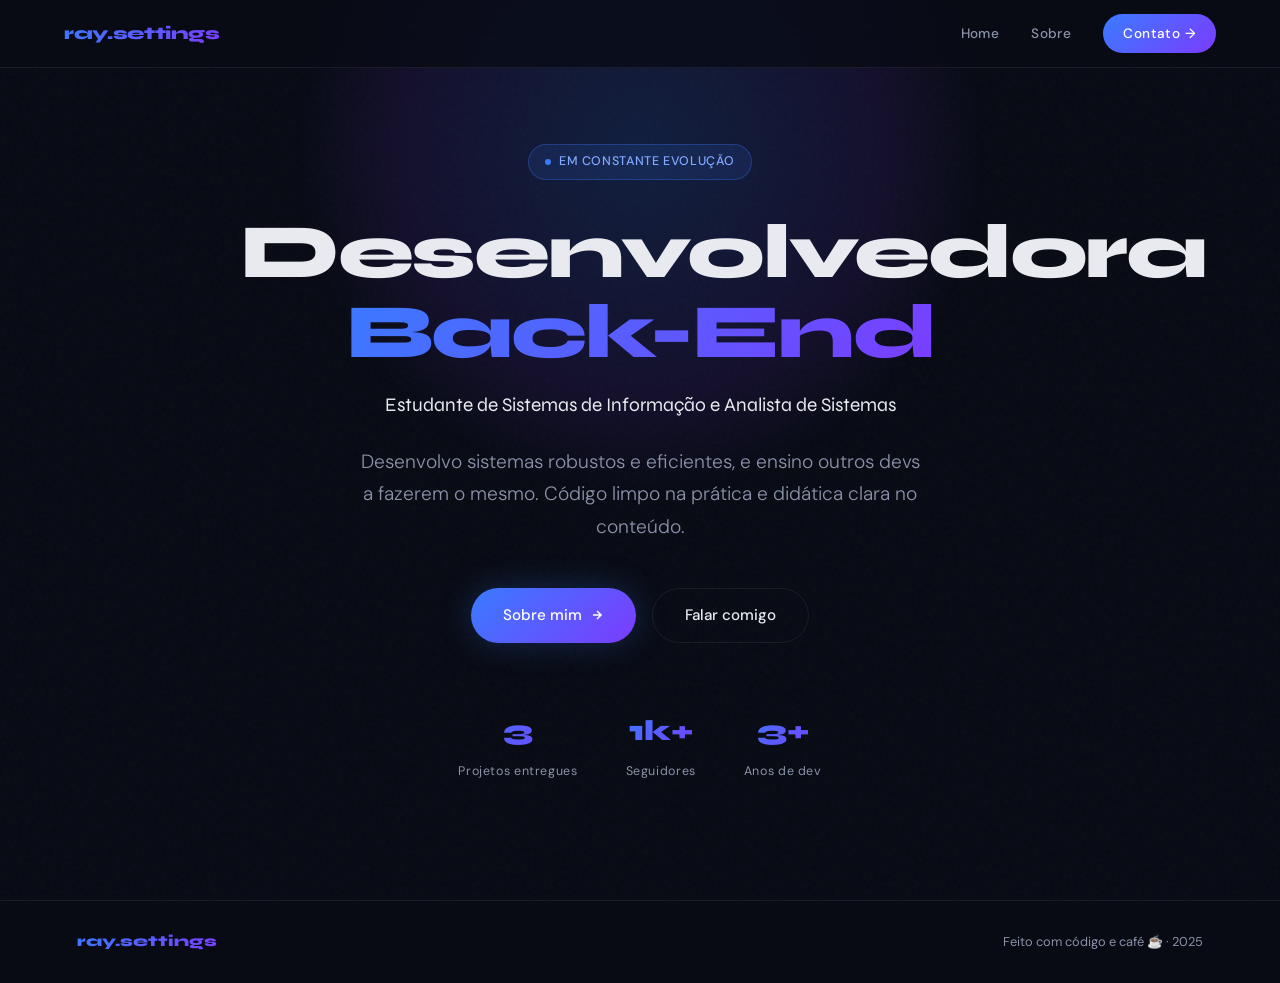
<file: index.html>
<!DOCTYPE html>
<html lang="pt-BR">

<head>
    <meta charset="UTF-8" />
    <meta name="viewport" content="width=device-width, initial-scale=1.0" />
    <title>Rayanne Melo — Dev Back-end & Criadora de Conteúdo</title>
    <link rel="stylesheet" href="pagina.css" />
    <link rel="preconnect" href="https://fonts.googleapis.com" />
    <link rel="preconnect" href="https://fonts.gstatic.com" crossorigin />
    <link
        href="https://fonts.googleapis.com/css2?family=Syne:wght@400;600;700;800&family=DM+Sans:ital,wght@0,300;0,400;0,500;1,300&display=swap"
        rel="stylesheet" />
</head>

<body>
    <header>
        <div class="logo">ray.settings</div>
        <nav>
            <a href="index.html">Home</a>
            <a href="sobre.html">Sobre</a>
            <a href="contato.html" class="nav-cta">Contato →</a>
        </nav>
        <button class="nav-toggle" id="nav-toggle" aria-label="Abrir menu">
            <span></span>
            <span></span>
            <span></span>
        </button>
    </header>
    <div class="mobile-nav" id="mobile-nav">
        <a href="index.html">Home</a>
        <a href="sobre.html">Sobre</a>
        <a href="contato.html" class="nav-cta">Contato →</a>
    </div>

    <section class="base">
        <div class="base-glow"></div>

        <span class="base-badge">
            <span class="dot"></span>
            Em constante evolução
        </span>

        <h1>
            Desenvolvedora<br />
            <span class="grad-text">Back-End</span><br />
        </h1>

        <h4>Estudante de Sistemas de Informação e Analista de Sistemas</h4>

        <p>
            Desenvolvo sistemas robustos e eficientes, e ensino outros devs a fazerem o mesmo.
            Código limpo na prática e didática clara no conteúdo.
        </p>

        <div class="base-actions">
            <a href="sobre.html" class="btn-primary">
                Sobre mim
                <svg width="14" height="14" viewBox="0 0 24 24" fill="none" stroke="currentColor" stroke-width="2.5">
                    <path d="M5 12h14M12 5l7 7-7 7" />
                </svg>
            </a>
            <a href="contato.html" class="btn-ghost">Falar comigo</a>
        </div>

        <div class="base-stats">
            <div class="stat">
                <span class="stat-num">3</span>
                <span class="stat-label">Projetos entregues</span>
            </div>
            <div class="stat">
                <span class="stat-num">1k+</span>
                <span class="stat-label">Seguidores</span>
            </div>
            <div class="stat">
                <span class="stat-num">3+</span>
                <span class="stat-label">Anos de dev</span>
            </div>
        </div>
    </section>

    <footer>
        <div class="footer-logo">ray.settings</div>
        <p>Feito com código e café ☕ · 2025</p>
    </footer>

    <script src="main.js"></script>
</body>

</html>
</file>
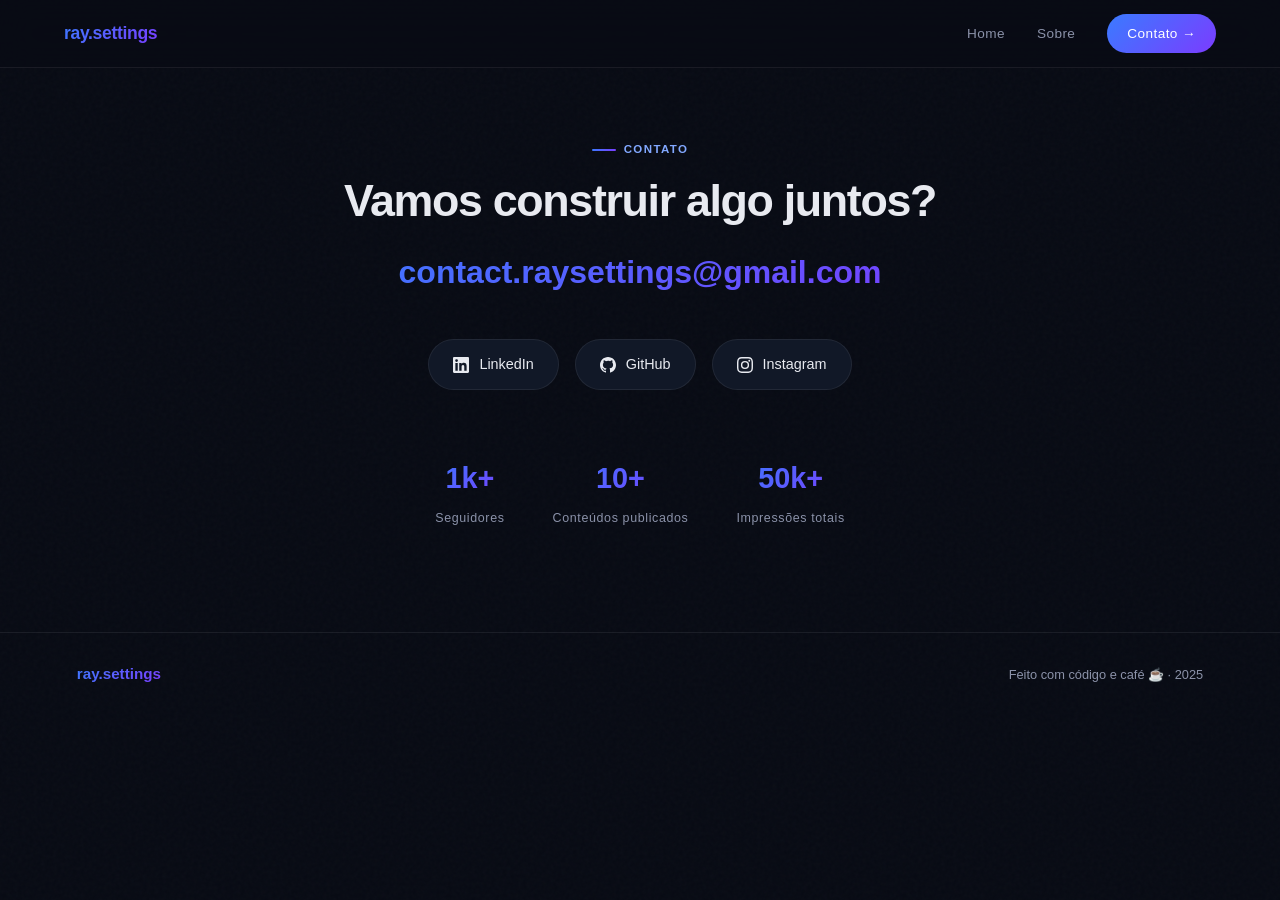
<file: contato.html>
<!DOCTYPE html>
<html lang="pt-BR">

<head>
    <meta charset="UTF-8">
    <meta name="viewport" content="width=device-width, initial-scale=1.0">
    <title>Contato — Rayanne Melo</title>
    <link rel="stylesheet" href="pagina.css" />
    <link rel="preconnect" href="https://fonts.googleapis.com" />
    <link rel="preconnect" href="https://fonts.gstatic.com" crossorigin />
</head>

<body>
    <header>
        <div class="logo">ray.settings</div>
        <nav>
            <a href="index.html">Home</a>
            <a href="sobre.html">Sobre</a>
            <a href="contato.html" class="nav-cta">Contato →</a>
        </nav>
        <button class="nav-toggle" id="nav-toggle" aria-label="Abrir menu">
            <span></span>
            <span></span>
            <span></span>
        </button>
    </header>
    <div class="mobile-nav" id="mobile-nav">
        <a href="index.html">Home</a>
        <a href="sobre.html">Sobre</a>
        <a href="contato.html" class="nav-cta">Contato →</a>
    </div>

    <section class="main-section" id="contato">
        <div class="contact-inner">
            <span class="section-label">Contato</span>
            <h2 class="section-title">Vamos construir algo juntos?</h2>

            <a href="mailto:contact.raysettings@gmail.com" class="contact-email">contact.raysettings@gmail.com</a>

            <div class="contact-links">
                <a href="https://www.linkedin.com/in/rayanne-melo" class="contact-link">
                    <svg width="16" height="16" viewBox="0 0 24 24" fill="currentColor">
                        <path
                            d="M20.447 20.452h-3.554v-5.569c0-1.328-.027-3.037-1.852-3.037-1.853 0-2.136 1.445-2.136 2.939v5.667H9.351V9h3.414v1.561h.046c.477-.9 1.637-1.85 3.37-1.85 3.601 0 4.267 2.37 4.267 5.455v6.286zM5.337 7.433a2.062 2.062 0 0 1-2.063-2.065 2.064 2.064 0 1 1 2.063 2.065zm1.782 13.019H3.555V9h3.564v11.452zM22.225 0H1.771C.792 0 0 .774 0 1.729v20.542C0 23.227.792 24 1.771 24h20.451C23.2 24 24 23.227 24 22.271V1.729C24 .774 23.2 0 22.222 0h.003z" />
                    </svg>
                    LinkedIn
                </a>
                <a href="https://github.com/rayannemd" class="contact-link">
                    <svg width="16" height="16" viewBox="0 0 24 24" fill="currentColor">
                        <path
                            d="M12 0C5.374 0 0 5.373 0 12c0 5.302 3.438 9.8 8.207 11.387.599.111.793-.261.793-.577v-2.234c-3.338.726-4.033-1.416-4.033-1.416-.546-1.387-1.333-1.756-1.333-1.756-1.089-.745.083-.729.083-.729 1.205.084 1.839 1.237 1.839 1.237 1.07 1.834 2.807 1.304 3.492.997.107-.775.418-1.305.762-1.604-2.665-.305-5.467-1.334-5.467-5.931 0-1.311.469-2.381 1.236-3.221-.124-.303-.535-1.524.117-3.176 0 0 1.008-.322 3.301 1.23A11.509 11.509 0 0 1 12 5.803c1.02.005 2.047.138 3.006.404 2.291-1.552 3.297-1.23 3.297-1.23.653 1.653.242 2.874.118 3.176.77.84 1.235 1.911 1.235 3.221 0 4.609-2.807 5.624-5.479 5.921.43.372.823 1.102.823 2.222v3.293c0 .319.192.694.801.576C20.566 21.797 24 17.3 24 12c0-6.627-5.373-12-12-12z" />
                    </svg>
                    GitHub
                </a>
                <a href="https://www.instagram.com/ray.settings" class="contact-link">
                    <svg width="16" height="16" viewBox="0 0 24 24" fill="currentColor">
                        <path
                            d="M12 2.163c3.204 0 3.584.012 4.85.07 3.252.148 4.771 1.691 4.919 4.919.058 1.265.069 1.645.069 4.849 0 3.205-.012 3.584-.069 4.849-.149 3.225-1.664 4.771-4.919 4.919-1.266.058-1.644.07-4.85.07-3.204 0-3.584-.012-4.849-.07-3.26-.149-4.771-1.699-4.919-4.92-.058-1.265-.07-1.644-.07-4.849 0-3.204.013-3.583.07-4.849.149-3.227 1.664-4.771 4.919-4.919 1.266-.057 1.645-.069 4.849-.069zM12 0C8.741 0 8.333.014 7.053.072 2.695.272.273 2.69.073 7.052.014 8.333 0 8.741 0 12c0 3.259.014 3.668.072 4.948.2 4.358 2.618 6.78 6.98 6.98C8.333 23.986 8.741 24 12 24c3.259 0 3.668-.014 4.948-.072 4.354-.2 6.782-2.618 6.979-6.98.059-1.28.073-1.689.073-4.948 0-3.259-.014-3.667-.072-4.947-.196-4.354-2.617-6.78-6.979-6.98C15.668.014 15.259 0 12 0zm0 5.838a6.162 6.162 0 1 0 0 12.324 6.162 6.162 0 0 0 0-12.324zM12 16a4 4 0 1 1 0-8 4 4 0 0 1 0 8zm6.406-11.845a1.44 1.44 0 1 0 0 2.881 1.44 1.44 0 0 0 0-2.881z" />
                    </svg>
                    Instagram
                </a>
            </div>
        </div>

        <div class="base-stats" style="margin-top: 64px;">
            <div class="stat">
                <span class="stat-num">1k+</span>
                <span class="stat-label">Seguidores</span>
            </div>
            <div class="stat">
                <span class="stat-num">10+</span>
                <span class="stat-label">Conteúdos publicados</span>
            </div>
            <div class="stat">
                <span class="stat-num">50k+</span>
                <span class="stat-label">Impressões totais</span>
            </div>
        </div>
    </section>

    <footer>
        <div class="footer-logo">ray.settings</div>
        <p>Feito com código e café ☕ · 2025</p>
    </footer>

    <script src="main.js"></script>
</body>

</html>
</file>
<file: pagina.css>
*,
*::before,
*::after {
    box-sizing: border-box;
    margin: 0;
    padding: 0;
}

:root {
    --grad: linear-gradient(135deg, #3A7BFF, #7B3CFF);
    --grad-r: linear-gradient(135deg, #7B3CFF, #3A7BFF);
    --blue: #3A7BFF;
    --purple: #7B3CFF;
    --bg: #080b14;
    --bg2: #0d1120;
    --surface: #111827;
    --border: rgba(255, 255, 255, 0.07);
    --text: #e8eaf0;
    --muted: #8b92a9;
    --font-display: 'Syne', sans-serif;
    --font-body: 'DM Sans', sans-serif;
    --radius: 16px;
    --nav-h: 68px;
}

html {
    scroll-behavior: smooth;
}

body {
    background: var(--bg);
    color: var(--text);
    font-family: var(--font-body);
    font-weight: 400;
    line-height: 1.7;
    overflow-x: hidden;
}

/* ── NOISE OVERLAY ── */
body::before {
    content: '';
    position: fixed;
    inset: 0;
    z-index: 0;
    background-image: url("data:image/svg+xml,%3Csvg viewBox='0 0 256 256' xmlns='http://www.w3.org/2000/svg'%3E%3Cfilter id='n'%3E%3CfeTurbulence type='fractalNoise' baseFrequency='0.9' numOctaves='4' stitchTiles='stitch'/%3E%3C/filter%3E%3Crect width='100%25' height='100%25' filter='url(%23n)' opacity='1'/%3E%3C/svg%3E");
    opacity: 0.025;
    pointer-events: none;
}

/* ── NAV ── */
header {
    position: fixed;
    top: 0;
    left: 0;
    right: 0;
    z-index: 100;
    height: var(--nav-h);
    display: flex;
    align-items: center;
    justify-content: space-between;
    padding: 0 clamp(20px, 5vw, 80px);
    background: rgba(8, 11, 20, 0.75);
    backdrop-filter: blur(18px);
    border-bottom: 1px solid var(--border);
}

.logo {
    font-family: var(--font-display);
    font-weight: 800;
    font-size: 1.1rem;
    background: var(--grad);
    -webkit-background-clip: text;
    -webkit-text-fill-color: transparent;
    background-clip: text;
    letter-spacing: -0.02em;
}

nav {
    display: flex;
    align-items: center;
    gap: 32px;
}

nav a {
    color: var(--muted);
    text-decoration: none;
    font-size: 0.85rem;
    font-weight: 500;
    letter-spacing: 0.03em;
    transition: color 0.2s;
}

nav a:hover {
    color: var(--text);
}

.nav-cta {
    background: var(--grad);
    color: #fff !important;
    padding: 8px 20px;
    border-radius: 50px;
    font-weight: 500 !important;
    transition: opacity 0.2s !important;
}

.nav-cta:hover {
    opacity: 0.85;
}

/* ── BASE (antigo HERO) ── */
.base {
    min-height: 100vh;
    display: flex;
    flex-direction: column;
    align-items: center;
    justify-content: center;
    text-align: center;
    padding: calc(var(--nav-h) + 40px) clamp(20px, 6vw, 120px) 80px;
    position: relative;
    overflow: hidden;
}

.base-glow {
    position: absolute;
    top: -200px;
    left: 50%;
    transform: translateX(-50%);
    width: 700px;
    height: 700px;
    background: radial-gradient(circle, rgba(58, 123, 255, 0.18) 0%, rgba(123, 60, 255, 0.10) 50%, transparent 70%);
    pointer-events: none;
}

.base-badge {
    display: inline-flex;
    align-items: center;
    gap: 8px;
    background: rgba(58, 123, 255, 0.12);
    border: 1px solid rgba(58, 123, 255, 0.3);
    border-radius: 50px;
    padding: 6px 16px;
    font-size: 0.78rem;
    font-weight: 500;
    color: #82a8ff;
    letter-spacing: 0.05em;
    text-transform: uppercase;
    margin-bottom: 32px;
    animation: fadeUp 0.6s ease both;
}

.base-badge .dot {
    width: 6px;
    height: 6px;
    border-radius: 50%;
    background: #3A7BFF;
    animation: pulse 2s infinite;
}

.base h1 {
    font-family: var(--font-display);
    font-size: clamp(2.4rem, 6vw, 5rem);
    font-weight: 800;
    line-height: 1.05;
    letter-spacing: -0.03em;
    max-width: 800px;
    animation: fadeUp 0.6s 0.1s ease both;
}

.base h1 .grad-text {
    background: var(--grad);
    -webkit-background-clip: text;
    -webkit-text-fill-color: transparent;
    background-clip: text;
}

.base h4 {
    font-family: var(--font-display);
    color: var(--grad);
    font-size: clamp(1rem, 2vw, 1.2rem);
    margin-top: 16px;
    font-weight: 400;
    animation: fadeUp 0.6s 0.15s ease both;
}

.base p {
    color: var(--muted);
    font-size: clamp(1rem, 2vw, 1.2rem);
    max-width: 560px;
    margin: 24px auto 0;
    font-weight: 300;
    animation: fadeUp 0.6s 0.2s ease both;
}

.base-actions {
    display: flex;
    gap: 16px;
    flex-wrap: wrap;
    justify-content: center;
    margin-top: 44px;
    animation: fadeUp 0.6s 0.3s ease both;
}

.btn-primary {
    background: var(--grad);
    color: #fff;
    border: none;
    padding: 14px 32px;
    border-radius: 50px;
    font-family: var(--font-body);
    font-size: 0.95rem;
    font-weight: 500;
    cursor: pointer;
    text-decoration: none;
    display: inline-flex;
    align-items: center;
    gap: 8px;
    transition: transform 0.2s, box-shadow 0.2s;
    box-shadow: 0 0 32px rgba(58, 123, 255, 0.25);
}

.btn-primary:hover {
    transform: translateY(-2px);
    box-shadow: 0 8px 40px rgba(58, 123, 255, 0.4);
}

.btn-ghost {
    background: transparent;
    color: var(--text);
    border: 1px solid var(--border);
    padding: 14px 32px;
    border-radius: 50px;
    font-family: var(--font-body);
    font-size: 0.95rem;
    font-weight: 500;
    cursor: pointer;
    text-decoration: none;
    display: inline-flex;
    align-items: center;
    gap: 8px;
    transition: border-color 0.2s, background 0.2s;
}

.btn-ghost:hover {
    border-color: rgba(255, 255, 255, 0.3);
    background: rgba(255, 255, 255, 0.04);
}

    .base-stats {
        display: flex;
        gap: 48px;
        justify-content: center;
        flex-wrap: wrap;
        margin-top: 64px;
        animation: fadeUp 0.6s 0.4s ease both;
    }

.stat {
    text-align: center;
}

.stat-num {
    font-family: var(--font-display);
    font-size: 1.8rem;
    font-weight: 800;
    background: var(--grad);
    -webkit-background-clip: text;
    -webkit-text-fill-color: transparent;
    background-clip: text;
    display: block;
}

.stat-label {
    font-size: 0.78rem;
    color: var(--muted);
    letter-spacing: 0.05em;
}

/* ── SECTION BASE ── */
section {
    padding: clamp(60px, 8vw, 120px) clamp(20px, 6vw, 120px);
    position: relative;
}

.section-label {
    display: inline-flex;
    align-items: center;
    gap: 8px;
    font-size: 0.72rem;
    letter-spacing: 0.12em;
    text-transform: uppercase;
    color: #82a8ff;
    font-weight: 600;
    margin-bottom: 16px;
}

.section-label::before {
    content: '';
    display: block;
    width: 24px;
    height: 2px;
    background: var(--grad);
    border-radius: 2px;
}

.section-title {
    font-family: var(--font-display);
    font-size: clamp(1.8rem, 4vw, 2.8rem);
    font-weight: 800;
    line-height: 1.1;
    letter-spacing: -0.03em;
    max-width: 640px;
}

/* ── FIRST SECTION (accounts for fixed nav) ── */
.main-section {
    padding-top: calc(var(--nav-h) + clamp(40px, 5vw, 80px));
}

/* ── SOBRE ── */

.about {
    background: var(--bg2);
}

.about-grid {
    display: grid;
    grid-template-columns: 1fr 1fr;
    gap: 64px;
    align-items: center;
    justify-content: center;
    margin-top: 52px;
}

/* PHOTO COLUMN */
.about-photo {
    display: flex;
    align-items: center;
    justify-content: center;
}

.photo-ring {
    width: min(320px, 80vw);
    height: min(320px, 80vw);
    border-radius: 999px;
    display: flex;
    align-items: center;
    justify-content: center;
    background: radial-gradient(circle at 30% 20%, rgba(123, 60, 255, 0.14), transparent 30%), rgba(255, 255, 255, 0.02);
    border: 1px solid rgba(255, 255, 255, 0.03);
    box-shadow: 0 20px 60px rgba(11, 14, 30, 0.6), 0 0 48px rgba(123, 60, 255, 0.06) inset;
    padding: 18px;
}

.avatar {
    width: 100%;
    height: 100%;
    border-radius: 999px;
    object-fit: cover;
    display: block;
    border: 1px solid rgba(10, 10, 10, 0.4);
}

/* TABS */
.tabs {
    display: flex;
    gap: 12px;
    flex-wrap: wrap;
    margin-top: 42px;
    justify-content: center;
    max-width: 980px;
    margin-left: auto;
    margin-right: auto;
}

.tabs .tab {
    background: transparent;
    border: 1px solid var(--border);
    padding: 12px 18px;
    border-radius: 12px;
    cursor: pointer;
    color: var(--muted);
    font-weight: 600;
}

.tabs .tab.active {
    background: linear-gradient(90deg, rgba(123, 60, 255, 0.14), rgba(58, 123, 255, 0.08));
    border-color: rgba(58, 123, 255, 0.35);
    color: var(--text);
}

/* Tab panes */
.tab-content {
    max-width: 1100px;
    margin: 18px auto 0;
}

.tab-pane {
    display: none;
    margin-top: 20px;
}

.tab-pane.active {
    display: block;
}

.about-text p {
    color: var(--muted);
    margin-bottom: 20px;
    font-size: 1rem;
}

.about-text p:last-child {
    margin-bottom: 0;
}

.about-text strong {
    color: var(--text);
    font-weight: 500;
}

/* ── HABILIDADES ── */
.stack {
    padding: 28px;
    display: flex;
    gap: 12px;
    flex-wrap: wrap;
    justify-content: center;
    margin-top: 32px;
}

.tag {
    background: var(--surface);
    border: 1px solid var(--border);
    color: var(--text);
    padding: 8px 16px;
    border-radius: 12px;
    font-size: 0.85rem;
    font-weight: 500;
}

.skills-grid {
    display: grid;
    grid-template-columns: repeat(3, 1fr);
    gap: 24px;
    margin-top: 52px;
}

.skill-group {
    background: var(--surface);
    border: 1px solid var(--border);
    border-radius: var(--radius);
    padding: 28px;
}

.skill-group-title {
    font-family: var(--font-display);
    font-size: 0.85rem;
    font-weight: 700;
    letter-spacing: 0.06em;
    text-transform: uppercase;
    color: var(--muted);
    margin-bottom: 20px;
    display: flex;
    align-items: center;
    gap: 10px;
}

.skill-group-title span {
    width: 28px;
    height: 28px;
    border-radius: 8px;
    background: var(--grad);
    display: flex;
    align-items: center;
    justify-content: center;
    font-size: 0.85rem;
}

.skill-list {
    list-style: none;
    display: flex;
    flex-direction: column;
    gap: 12px;
}

.skill-item {
    display: flex;
    align-items: center;
    justify-content: space-between;
}

.skill-name {
    font-size: 0.9rem;
    color: var(--text);
}

.skill-bar-bg {
    width: 90px;
    height: 4px;
    background: rgba(255, 255, 255, 0.08);
    border-radius: 2px;
    overflow: hidden;
}

.skill-bar-fill {
    height: 100%;
    border-radius: 2px;
    background: var(--grad);
    transform-origin: left;
    animation: barGrow 1s 0.5s ease both;
}

/* ── DIFERENCIAIS ── */
.diff-grid {
    display: grid;
    grid-template-columns: repeat(auto-fill, minmax(280px, 1fr));
    gap: 24px;
    margin-top: 52px;
    max-width: 1100px;
    margin-left: auto;
    margin-right: auto;
}

.diff-card {
    background: var(--surface);
    border: 1px solid var(--border);
    border-radius: var(--radius);
    padding: 28px;
    position: relative;
    overflow: hidden;
    transition: border-color 0.25s;
}

.diff-card::before {
    content: '';
    position: absolute;
    top: 0;
    left: 0;
    right: 0;
    height: 2px;
    background: var(--grad);
    transform: scaleX(0);
    transform-origin: left;
    transition: transform 0.35s ease;
}

.diff-card:hover {
    border-color: rgba(58, 123, 255, 0.35);
}

.diff-card:hover::before {
    transform: scaleX(1);
}

.diff-num {
    font-family: var(--font-display);
    font-size: 3rem;
    font-weight: 800;
    line-height: 1;
    background: var(--grad);
    -webkit-background-clip: text;
    -webkit-text-fill-color: transparent;
    background-clip: text;
    opacity: 0.25;
    position: absolute;
    top: 20px;
    right: 24px;
}

.diff-card h3 {
    font-family: var(--font-display);
    font-size: 1.05rem;
    font-weight: 700;
    margin-bottom: 10px;
}

.diff-card p {
    color: var(--muted);
    font-size: 0.88rem;
}

/* ── CERTIFICADOS ── */
.cert-grid {
    display: grid;
    grid-template-columns: repeat(auto-fill, minmax(220px, 1fr));
    gap: 18px;
    margin-top: 18px;
    align-items: start;
}

.cert-card.diff-card {
    display: flex;
    flex-direction: column;
    text-decoration: none;
    color: inherit;
    padding: 16px;
}

.cert-img {
    width: 100%;
    height: 140px;
    object-fit: cover;
    border-radius: 8px;
    display: block;
    background: rgba(255, 255, 255, 0.02);
    border: 1px solid rgba(255, 255, 255, 0.02);
}

.cert-meta {
    padding-top: 12px;
}

.cert-meta h4 {
    margin: 0 0 6px 0;
    font-size: 1rem;
}

.cert-meta p {
    margin: 0;
    color: var(--muted);
    font-size: 0.88rem;
}

/* ── CONTATO ── */
.contact-inner {
    max-width: 700px;
    margin: 0 auto;
    text-align: center;
}

.contact-inner .section-label {
    justify-content: center;
}

.contact-inner .section-title {
    margin: 0 auto 20px;
}

.contact-sub {
    color: var(--muted);
    max-width: 460px;
    margin: 0 auto 48px;
}

.contact-links {
    display: flex;
    justify-content: center;
    gap: 16px;
    flex-wrap: wrap;
}

.contact-link {
    display: inline-flex;
    align-items: center;
    gap: 10px;
    background: var(--surface);
    border: 1px solid var(--border);
    color: var(--text);
    text-decoration: none;
    padding: 12px 24px;
    border-radius: 50px;
    font-size: 0.9rem;
    font-weight: 500;
    transition: border-color 0.2s, background 0.2s;
}

.contact-link:hover {
    border-color: rgba(58, 123, 255, 0.5);
    background: rgba(58, 123, 255, 0.08);
}

.contact-email {
    font-family: var(--font-display);
    font-size: clamp(1.3rem, 3vw, 2rem);
    font-weight: 700;
    background: var(--grad);
    -webkit-background-clip: text;
    -webkit-text-fill-color: transparent;
    background-clip: text;
    text-decoration: none;
    display: block;
    margin-bottom: 40px;
    transition: opacity 0.2s;
}

.contact-email:hover {
    opacity: 0.8;
}

/* ── FOOTER ── */
footer {
    border-top: 1px solid var(--border);
    padding: 28px clamp(20px, 6vw, 120px);
    display: flex;
    justify-content: space-between;
    align-items: center;
}

footer p {
    font-size: 0.8rem;
    color: var(--muted);
}

.footer-logo {
    font-family: var(--font-display);
    font-weight: 800;
    font-size: 0.95rem;
    background: var(--grad);
    -webkit-background-clip: text;
    -webkit-text-fill-color: transparent;
    background-clip: text;
}

/* ── MOBILE NAV ── */
.nav-toggle {
    display: none;
    flex-direction: column;
    justify-content: center;
    gap: 5px;
    background: none;
    border: none;
    cursor: pointer;
    padding: 6px;
    border-radius: 8px;
    transition: background 0.2s;
}

.nav-toggle:hover {
    background: rgba(255, 255, 255, 0.06);
}

.nav-toggle span {
    display: block;
    width: 22px;
    height: 2px;
    background: var(--text);
    border-radius: 2px;
    transition: transform 0.3s ease, opacity 0.2s ease;
}

.nav-toggle.open span:nth-child(1) {
    transform: translateY(7px) rotate(45deg);
}

.nav-toggle.open span:nth-child(2) {
    opacity: 0;
    transform: scaleX(0);
}

.nav-toggle.open span:nth-child(3) {
    transform: translateY(-7px) rotate(-45deg);
}

.mobile-nav {
    display: none;
    position: fixed;
    top: var(--nav-h);
    left: 0;
    right: 0;
    z-index: 99;
    background: rgba(8, 11, 20, 0.97);
    backdrop-filter: blur(18px);
    border-bottom: 1px solid var(--border);
    flex-direction: column;
    padding: 16px clamp(20px, 5vw, 40px) 24px;
}

.mobile-nav.open {
    display: flex;
}

.mobile-nav a {
    color: var(--muted);
    text-decoration: none;
    font-size: 0.95rem;
    font-weight: 500;
    padding: 14px 0;
    border-bottom: 1px solid var(--border);
    display: block;
    transition: color 0.2s;
}

.mobile-nav a:last-child {
    border-bottom: none;
}

.mobile-nav a:hover {
    color: var(--text);
}

.mobile-nav .nav-cta {
    background: var(--grad);
    color: #fff !important;
    -webkit-text-fill-color: #fff !important;
    padding: 12px 20px;
    border-radius: 50px;
    text-align: center;
    border-bottom: none !important;
    margin-top: 8px;
}

@keyframes fadeUp {
    from {
        opacity: 0;
        transform: translateY(24px);
    }

    to {
        opacity: 1;
        transform: translateY(0);
    }
}

@keyframes pulse {

    0%,
    100% {
        opacity: 1;
        transform: scale(1);
    }

    50% {
        opacity: 0.5;
        transform: scale(0.85);
    }
}

@keyframes barGrow {
    from {
        transform: scaleX(0);
    }

    to {
        transform: scaleX(1);
    }
}

@media (max-width: 860px) {
    .about-grid {
        grid-template-columns: 1fr;
        gap: 40px;
    }

    .about-photo {
        order: -1;
    }

    .skills-grid {
        grid-template-columns: 1fr 1fr;
    }

    .content-grid {
        grid-template-columns: 1fr;
    }

    nav a {
        display: none;
    }

    .nav-toggle {
        display: flex;
    }
}

@media (max-width: 560px) {
    .base-stats {
        gap: 24px;
    }

    .skills-grid {
        grid-template-columns: 1fr;
    }

    footer {
        flex-direction: column;
        gap: 12px;
        text-align: center;
    }

    .base-actions {
        flex-direction: column;
        align-items: stretch;
    }

    .base-actions .btn-primary,
    .base-actions .btn-ghost {
        justify-content: center;
    }

    .contact-links {
        flex-direction: column;
        align-items: center;
    }

    .contact-link {
        width: 100%;
        max-width: 280px;
        justify-content: center;
    }

    .diff-grid {
        grid-template-columns: 1fr;
    }
}
</file>
